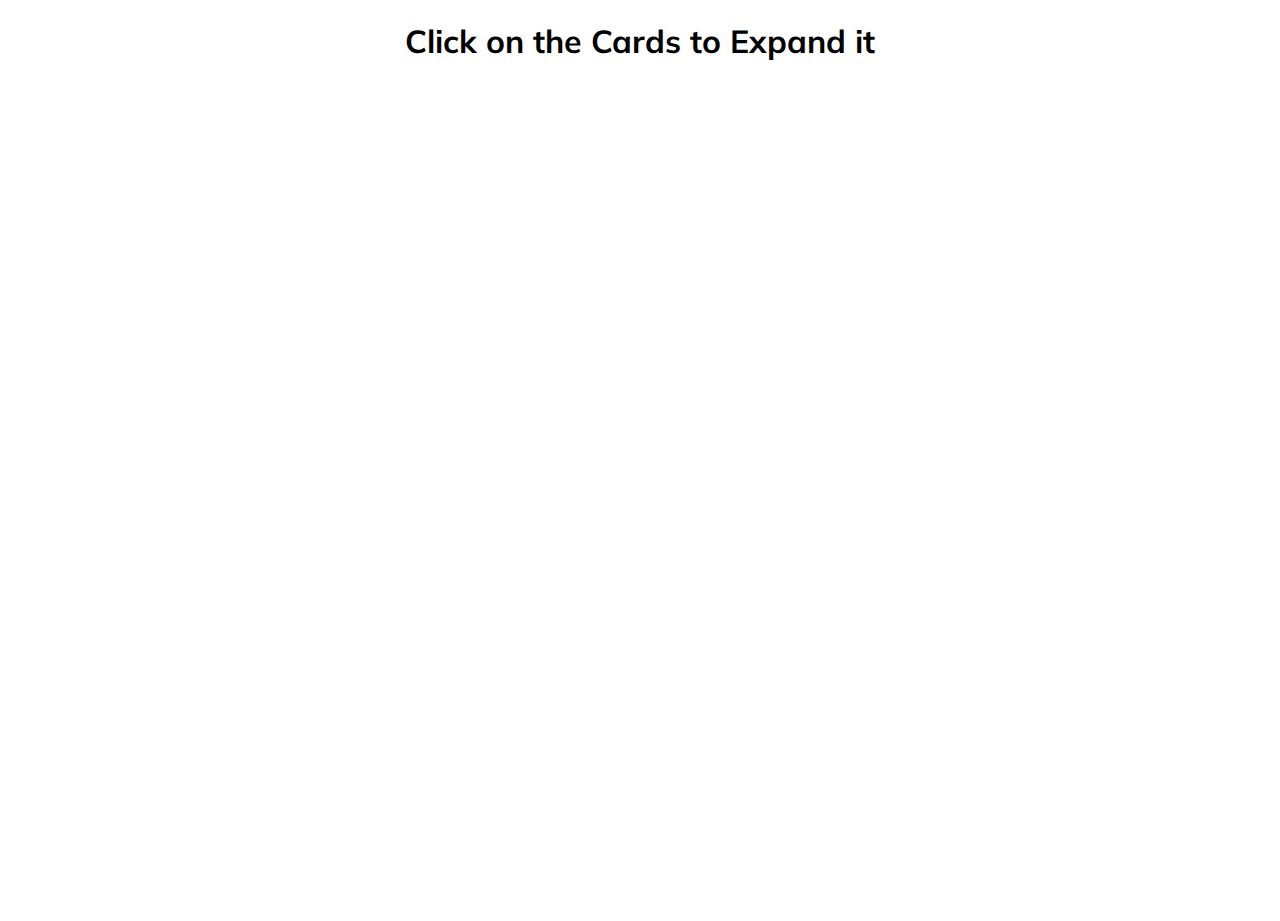
<file: 1 Expanding Cards/index.html>
<!DOCTYPE html>
<html lang="en">

<head>
  <meta charset="UTF-8" />
  <meta name="viewport" content="width=device-width, initial-scale=1.0" />
  <link rel="stylesheet" href="style.css" />
  <title>Expanding Cards</title>
</head>

<body>
  <h1>Click on the Cards to Expand it</h1>
  <div class="container">
    <div class="panel active"
      style="background-image: url(https://images.unsplash.com/photo-1561444092-233ce94df96d?ixlib=rb-4.0.3&ixid=MnwxMjA3fDB8MHx0b3BpYy1mZWVkfDR8YkRvNDhjVWh3bll8fGVufDB8fHx8&auto=format&fit=crop&w=1000&q=60)">
      <h3>Art</h3>
    </div>
    <div class="panel"
      style="background-image: url('https://images.unsplash.com/photo-1572276596237-5db2c3e16c5d?ixlib=rb-1.2.1&ixid=eyJhcHBfaWQiOjEyMDd9&auto=format&fit=crop&w=1350&q=80')">
      <h3>Wild Forest</h3>
    </div>
    <div class="panel"
      style="background-image: url('https://images.unsplash.com/photo-1507525428034-b723cf961d3e?ixlib=rb-1.2.1&ixid=eyJhcHBfaWQiOjEyMDd9&auto=format&fit=crop&w=1353&q=80')">
      <h3>Sunny Beach</h3>
    </div>
    <div class="panel"
      style="background-image: url(https://images.unsplash.com/photo-1579033461380-adb47c3eb938?ixlib=rb-4.0.3&ixid=MnwxMjA3fDB8MHxzZWFyY2h8Mnx8YXVyb3JhJTIwYm9yZWFsaXN8ZW58MHx8MHx8&auto=format&fit=crop&w=1000&q=60)">
      <h3>Aurora Borealis</h3>
    </div>
    <div class="panel"
      style="background-image: url(https://images.unsplash.com/photo-1681151510371-3f07fd29235a?ixlib=rb-4.0.3&ixid=MnwxMjA3fDB8MHx0b3BpYy1mZWVkfDExfGJvOGpRS1RhRTBZfHxlbnwwfHx8fA%3D%3D&auto=format&fit=crop&w=1000&q=60)">
      <h3>Mountains</h3>
    </div>
    <div class="panel"
      style="background-image: url(https://images.unsplash.com/photo-1681138104461-c12826a632e2?ixlib=rb-4.0.3&ixid=MnwxMjA3fDB8MHx0b3BpYy1mZWVkfDV8NnNNVmpUTFNrZVF8fGVufDB8fHx8&auto=format&fit=crop&w=1000&q=60)">
      <h3>Moon</h3>
    </div>

  </div>

  <script src="script.js"></script>
</body>

</html>
</file>
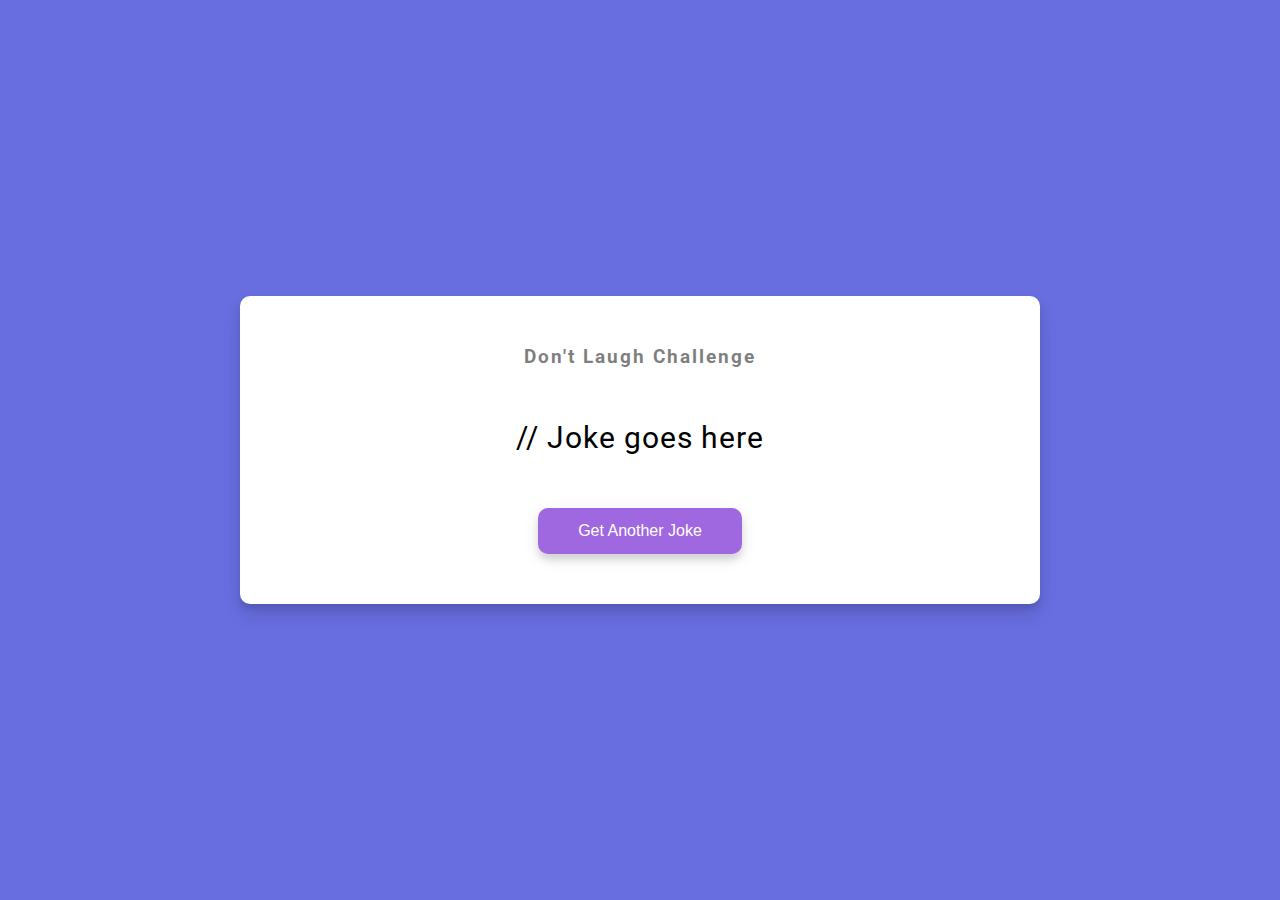
<file: 10 Dad Jokes/index.html>
<!DOCTYPE html>
<html lang="en">
  <head>
    <meta charset="UTF-8" />
    <meta name="viewport" content="width=device-width, initial-scale=1.0" />
    <link rel="stylesheet" href="style.css" />
    <title>Dad Jokes</title>
  </head>
  <body>
    <div class="container">
      <h3>Don't Laugh Challenge</h3>
      <div id="joke" class="joke">// Joke goes here</div>
      <button id="jokeBtn" class="btn">Get Another Joke</button>
    </div>
    <script src="script.js"></script>
  </body>
</html>
</file>
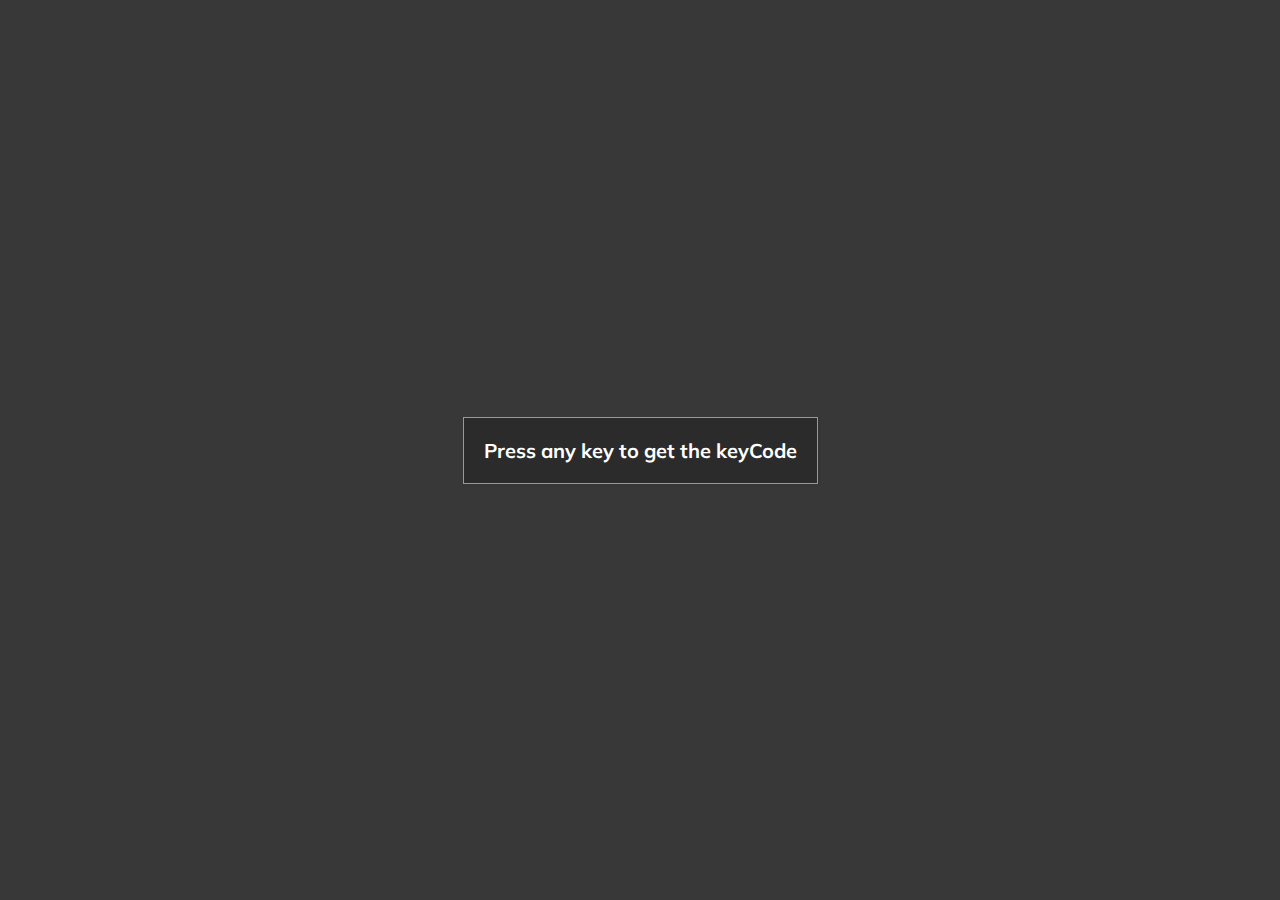
<file: 11 Event Keycodes/index.html>
<!DOCTYPE html>
<html lang="en">
  <head>
    <meta charset="UTF-8" />
    <meta name="viewport" content="width=device-width, initial-scale=1.0" />
    <link rel="stylesheet" href="style.css" />
    <title>Event KeyCodes</title>
  </head>
  <body>
    <div id="insert">
      <div class="key">Press any key to get the keyCode</div>
    </div>
    <script src="script.js"></script>
  </body>
</html>
</file>
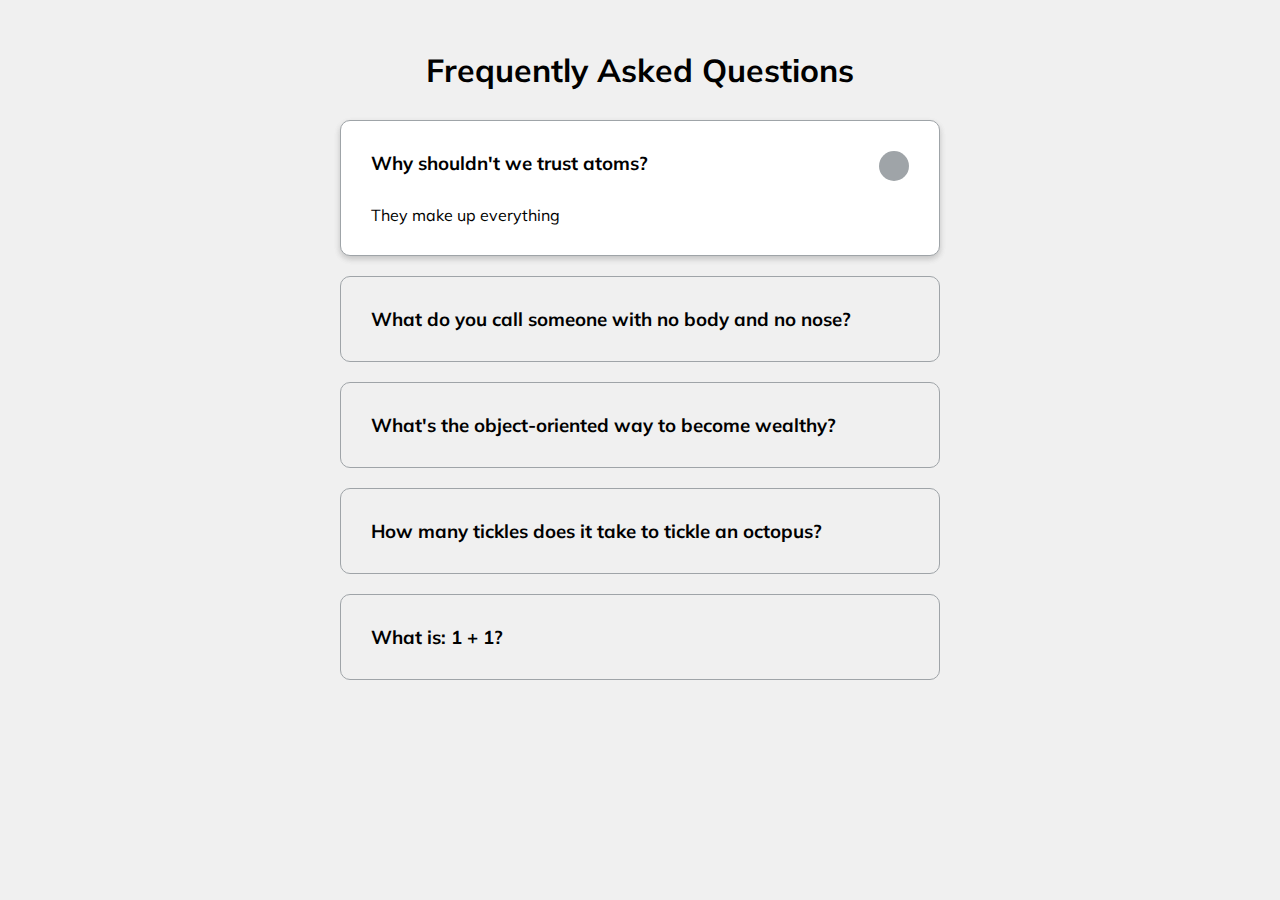
<file: 12 Faq Collapse/index.html>
<!DOCTYPE html>
<html lang="en">
  <head>
    <meta charset="UTF-8" />
    <meta name="viewport" content="width=device-width, initial-scale=1.0" />
    <link rel="stylesheet" href="https://cdnjs.cloudflare.com/ajax/libs/font-awesome/5.14.0/css/all.min.css" integrity="sha512-1PKOgIY59xJ8Co8+NE6FZ+LOAZKjy+KY8iq0G4B3CyeY6wYHN3yt9PW0XpSriVlkMXe40PTKnXrLnZ9+fkDaog==" crossorigin="anonymous" />
    <link rel="stylesheet" href="style.css" />
    <title>FAQ</title>
  </head>
  <body>
    <h1>Frequently Asked Questions</h1>
    <div class="faq-container">
      <div class="faq active">
        <h3 class="faq-title">
          Why shouldn't we trust atoms?
        </h3>

        <p class="faq-text">
          They make up everything
        </p>

        <button class="faq-toggle">
          <i class="fas fa-chevron-down"></i>
          <i class="fas fa-times"></i>
        </button>
      </div>

      <div class="faq">
        <h3 class="faq-title">
          What do you call someone with no body and no nose?
        </h3>
        <p class="faq-text">
          Nobody knows.
        </p>
        <button class="faq-toggle">
          <i class="fas fa-chevron-down"></i>
          <i class="fas fa-times"></i>
        </button>
      </div>
      
      <div class="faq">
        <h3 class="faq-title">
          What's the object-oriented way to become wealthy?
        </h3>
        <p class="faq-text">
          Inheritance.
        </p>
        <button class="faq-toggle">
          <i class="fas fa-chevron-down"></i>
          <i class="fas fa-times"></i>
        </button>
      </div>
      
      <div class="faq">
        <h3 class="faq-title">
          How many tickles does it take to tickle an octopus?
        </h3>
        <p class="faq-text">
          Ten-tickles!
        </p>
        <button class="faq-toggle">
          <i class="fas fa-chevron-down"></i>
          <i class="fas fa-times"></i>
        </button>
      </div>
      
      <div class="faq">
        <h3 class="faq-title">
          What is: 1 + 1?
        </h3>
        <p class="faq-text">
          Depends on who are you asking.
        </p>
        <button class="faq-toggle">
          <i class="fas fa-chevron-down"></i>
          <i class="fas fa-times"></i>
        </button>
      </div>
    </div>
    <script src="script.js"></script>
  </body>
</html>
</file>
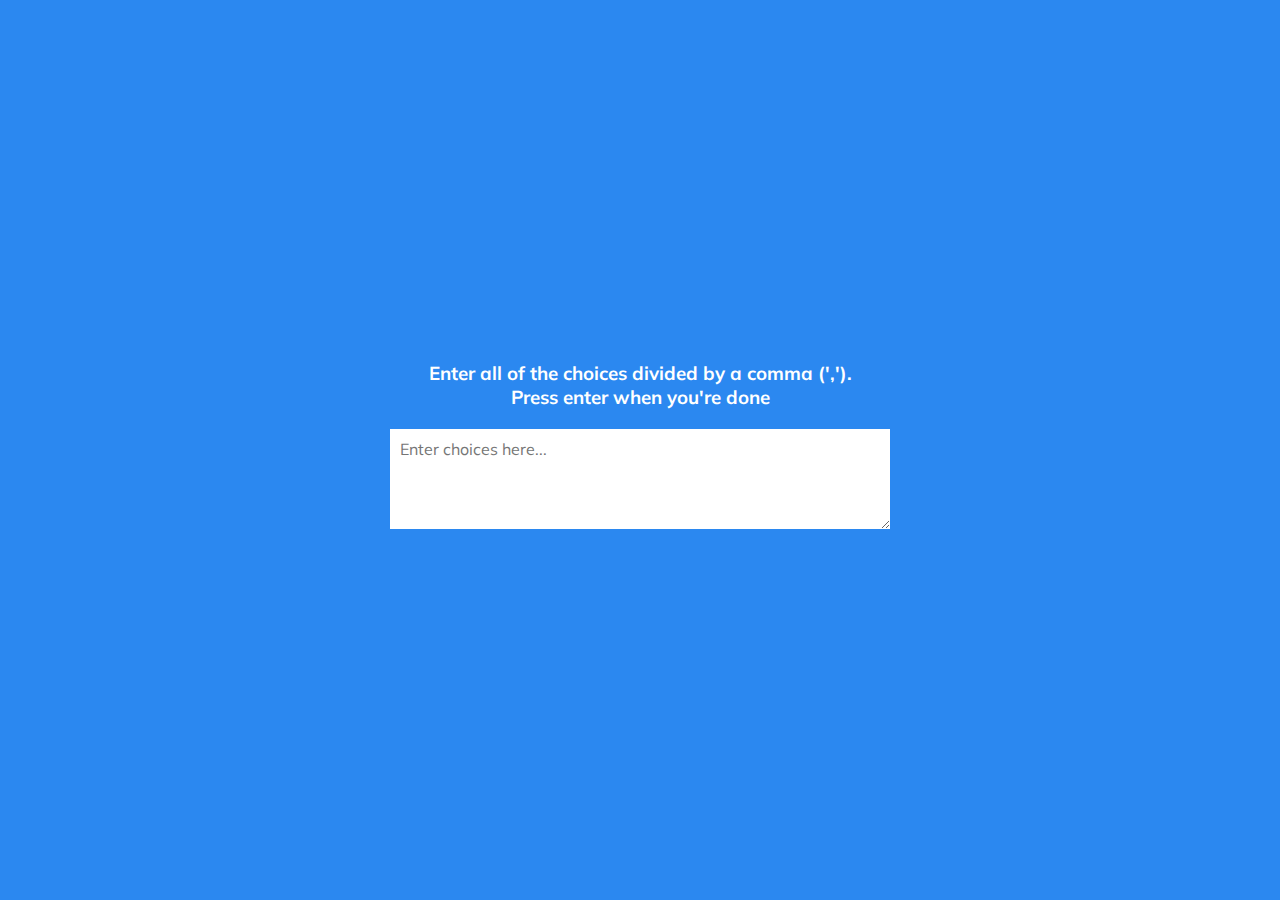
<file: 13 Random Choice Picker/index.html>
<!DOCTYPE html>
<html lang="en">
  <head>
    <meta charset="UTF-8" />
    <meta name="viewport" content="width=device-width, initial-scale=1.0" />
    <link rel="stylesheet" href="style.css" />
    <title>Random Choice Picker</title>
  </head>
  <body>
    <div class="container">
      <h3>
        Enter all of the choices divided by a comma (','). <br />
        Press enter when you're done
      </h3>
      <textarea placeholder="Enter choices here..." id="textarea"></textarea>

      <div id="tags"></div>
    </div>

    <script src="script.js"></script>
  </body>
</html>
</file>
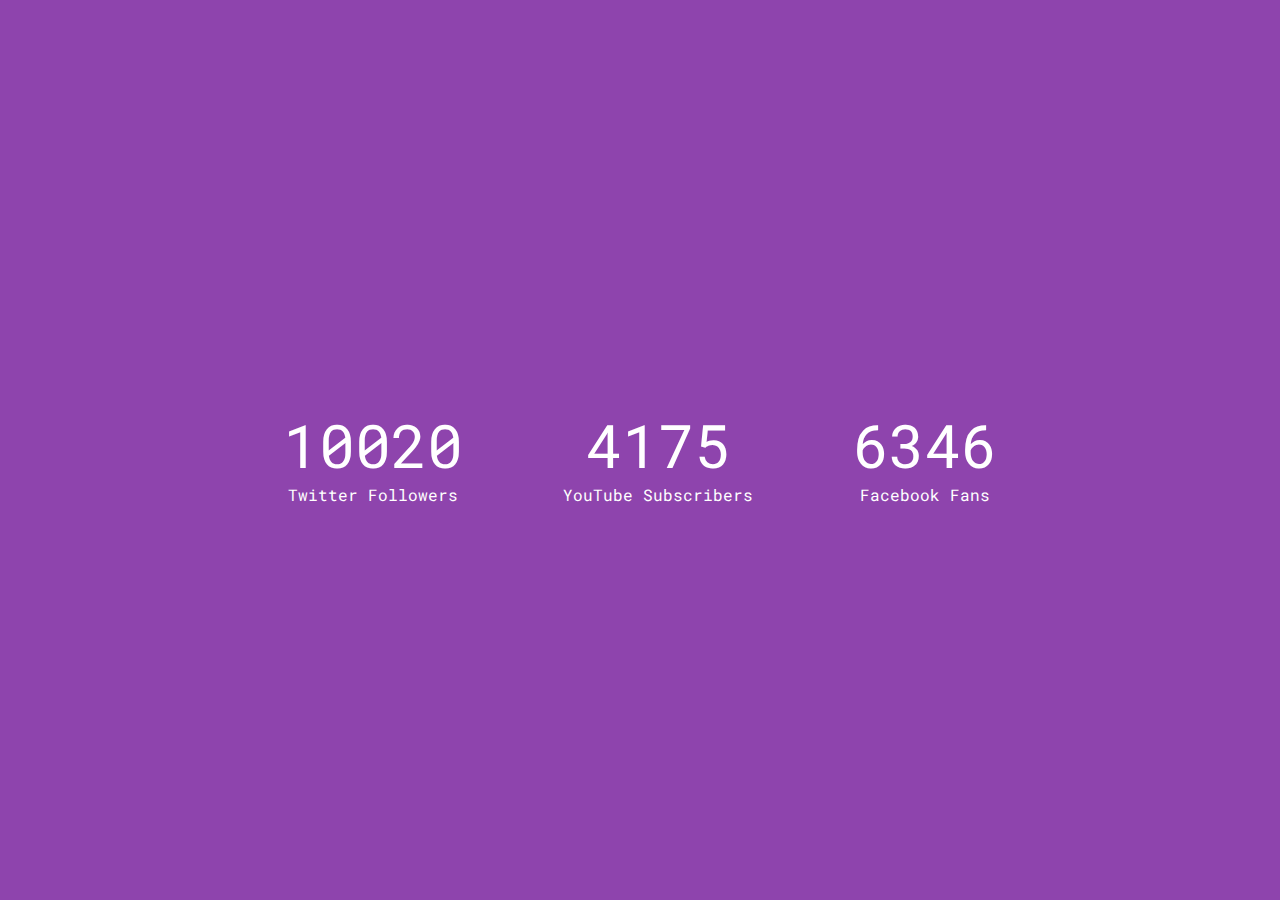
<file: 15 Incrementing Counter/index.html>
<!DOCTYPE html>
<html lang="en">
  <head>
    <meta charset="UTF-8" />
    <meta name="viewport" content="width=device-width, initial-scale=1.0" />
    <link
      rel="stylesheet"
      href="https://cdnjs.cloudflare.com/ajax/libs/font-awesome/5.14.0/css/all.min.css"
      integrity="sha512-1PKOgIY59xJ8Co8+NE6FZ+LOAZKjy+KY8iq0G4B3CyeY6wYHN3yt9PW0XpSriVlkMXe40PTKnXrLnZ9+fkDaog=="
      crossorigin="anonymous"
    />
    <link rel="stylesheet" href="style.css" />
    <title>Increment Counter</title>
  </head>
  <body>
    <div class="counter-container">
      <i class="fab fa-twitter fa-3x"></i>
      <div class="counter" data-target="12000"></div>
      <span>Twitter Followers</span>
    </div>

    <div class="counter-container">
      <i class="fab fa-youtube fa-3x"></i>
      <div class="counter" data-target="5000"></div>
      <span>YouTube Subscribers</span>
    </div>

    <div class="counter-container">
      <i class="fab fa-facebook fa-3x"></i>
      <div class="counter" data-target="7500"></div>
      <span>Facebook Fans</span>
    </div>
    <script src="script.js"></script>
  </body>
</html>
</file>
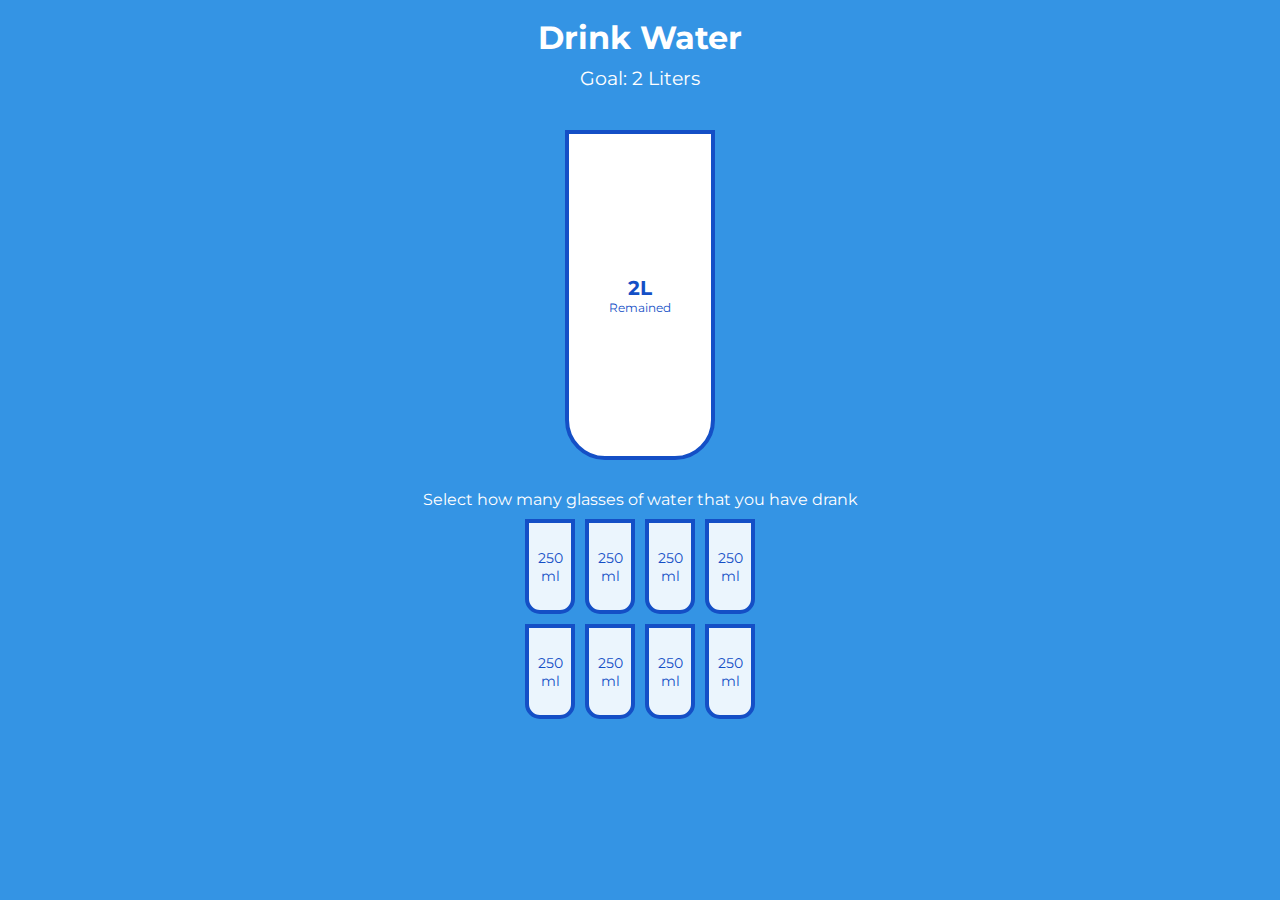
<file: 16 Drink Water/index.html>
<!DOCTYPE html>
<html lang="en">
  <head>
    <meta charset="UTF-8" />
    <meta name="viewport" content="width=device-width, initial-scale=1.0" />
    <link rel="stylesheet" href="style.css" />
    <title>Drink Water</title>
  </head>
  <body>
    <h1>Drink Water</h1>
    <h3>Goal: 2 Liters</h3>

    <div class="cup">
      <div class="remained" id="remained">
        <span id="liters"></span>
        <small>Remained</small>
      </div>

      <div class="percentage" id="percentage"></div>
    </div>

    <p class="text">Select how many glasses of water that you have drank</p>

    <div class="cups">
      <div class="cup cup-small">250 ml</div>
      <div class="cup cup-small">250 ml</div>
      <div class="cup cup-small">250 ml</div>
      <div class="cup cup-small">250 ml</div>
      <div class="cup cup-small">250 ml</div>
      <div class="cup cup-small">250 ml</div>
      <div class="cup cup-small">250 ml</div>
      <div class="cup cup-small">250 ml</div>
    </div>

    <script src="script.js"></script>
  </body>
</html>
</file>
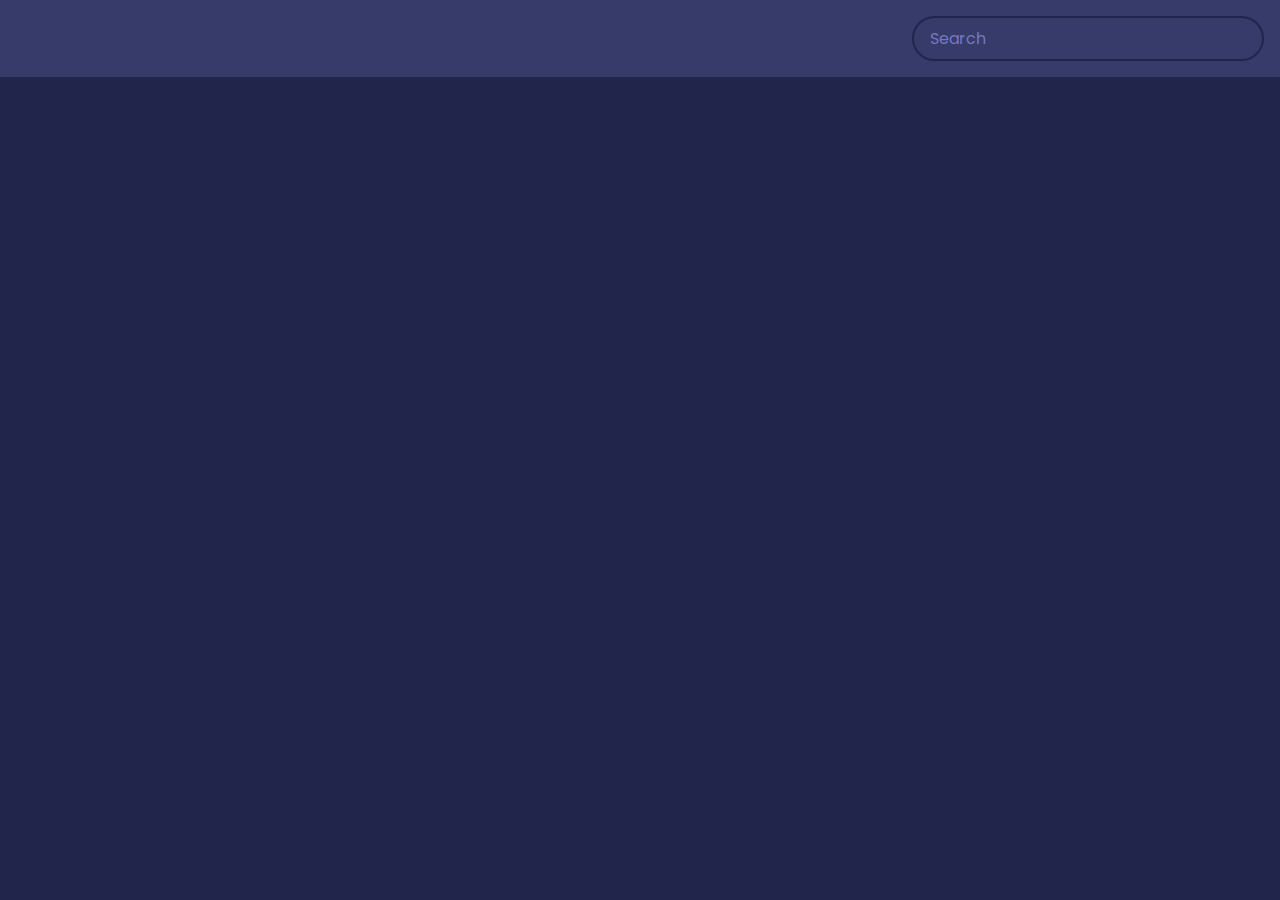
<file: 17 Movie App/index.html>
<!DOCTYPE html>
<html lang="en">
  <head>
    <meta charset="UTF-8" />
    <meta name="viewport" content="width=device-width, initial-scale=1.0" />
    <link rel="stylesheet" href="style.css" />
    <title>Movie App</title>
  </head>
  <body>
    <header>
      <form id="form">
        <input type="text" id="search" class="search" placeholder="Search" />
      </form>
    </header>

    <main id="main"></main>

    <script src="script.js"></script>
  </body>
</html>
</file>
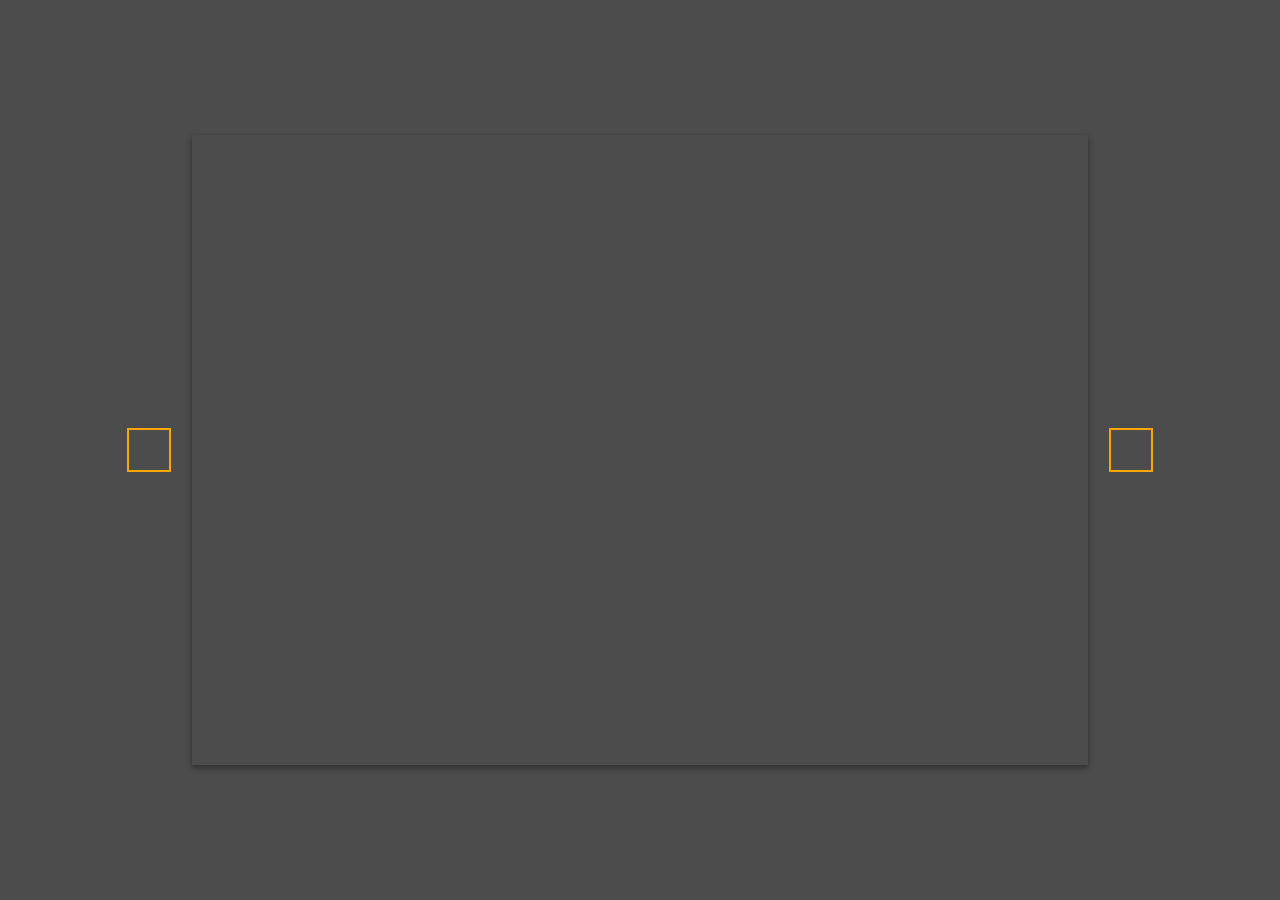
<file: 18 Background Slider/index.html>
<!DOCTYPE html>
<html lang="en">
  <head>
    <meta charset="UTF-8" />
    <meta name="viewport" content="width=device-width, initial-scale=1.0" />
    <link
      rel="stylesheet"
      href="https://cdnjs.cloudflare.com/ajax/libs/font-awesome/5.14.0/css/all.min.css"
      integrity="sha512-1PKOgIY59xJ8Co8+NE6FZ+LOAZKjy+KY8iq0G4B3CyeY6wYHN3yt9PW0XpSriVlkMXe40PTKnXrLnZ9+fkDaog=="
      crossorigin="anonymous"
    />
    <link rel="stylesheet" href="style.css" />
    <title>Background Slider</title>
  </head>
  <body>
    <div class="slider-container">
      <div
        class="slide active"
        style="
          background-image: url('https://images.unsplash.com/photo-1549880338-65ddcdfd017b?ixlib=rb-1.2.1&ixid=eyJhcHBfaWQiOjEyMDd9&auto=format&fit=crop&w=2100&q=80');
        "
      ></div>
      <div
        class="slide"
        style="
          background-image: url('https://images.unsplash.com/photo-1511593358241-7eea1f3c84e5?ixlib=rb-1.2.1&ixid=eyJhcHBfaWQiOjEyMDd9&auto=format&fit=crop&w=1934&q=80');
        "
      ></div>

      <div
        class="slide"
        style="
          background-image: url('https://images.unsplash.com/photo-1495467033336-2effd8753d51?ixlib=rb-1.2.1&ixid=eyJhcHBfaWQiOjEyMDd9&auto=format&fit=crop&w=2100&q=80');
        "
      ></div>

      <div
        class="slide"
        style="
          background-image: url('https://images.unsplash.com/photo-1522735338363-cc7313be0ae0?ixlib=rb-1.2.1&ixid=eyJhcHBfaWQiOjEyMDd9&auto=format&fit=crop&w=2689&q=80');
        "
      ></div>

      <div
        class="slide"
        style="
          background-image: url('https://images.unsplash.com/photo-1559087867-ce4c91325525?ixlib=rb-1.2.1&ixid=eyJhcHBfaWQiOjEyMDd9&auto=format&fit=crop&w=2100&q=80');
        "
      ></div>

      <button class="arrow left-arrow" id="left">
        <i class="fas fa-arrow-left"></i>
      </button>

      <button class="arrow right-arrow" id="right">
        <i class="fas fa-arrow-right"></i>
      </button>
    </div>
    <script src="script.js"></script>
  </body>
</html>
</file>
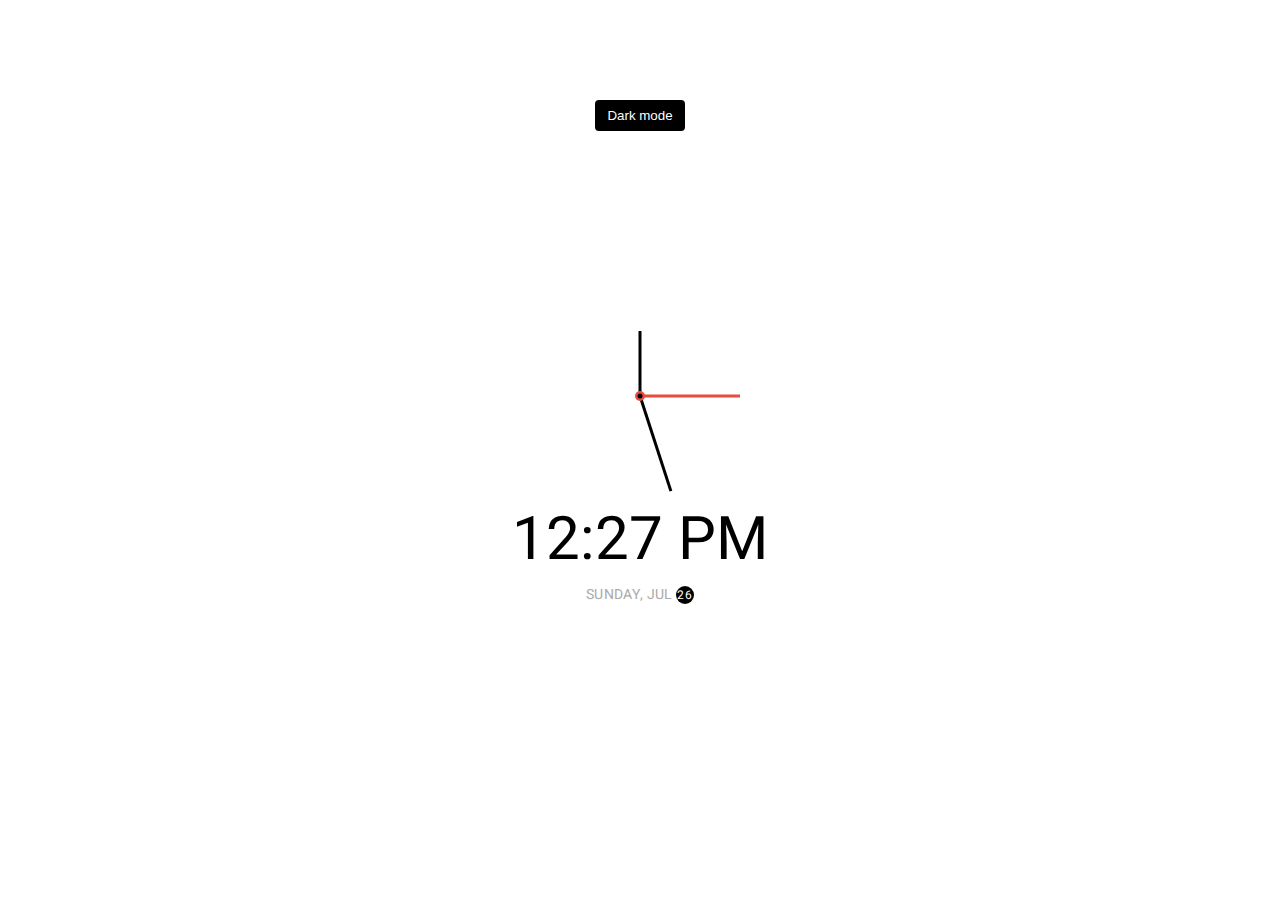
<file: 19 Theme Clock/index.html>
<!DOCTYPE html>
<html lang="en">
  <head>
    <meta charset="UTF-8" />
    <meta name="viewport" content="width=device-width, initial-scale=1.0" />
    <link rel="stylesheet" href="style.css" />
    <title>Theme Clock</title>
  </head>
  <body>
    <!-- Inspired by this dribbble shot https://dribbble.com/shots/5958443-Alarm-clock -->

    <button class="toggle">Dark mode</button>

    <div class="clock-container">
      <div class="clock">
        <div class="needle hour"></div>
        <div class="needle minute"></div>
        <div class="needle second"></div>
        <div class="center-point"></div>
      </div>

      <div class="time"></div>
      <div class="date"></div>
    </div>

    <script src="script.js"></script>
  </body>
</html>
</file>
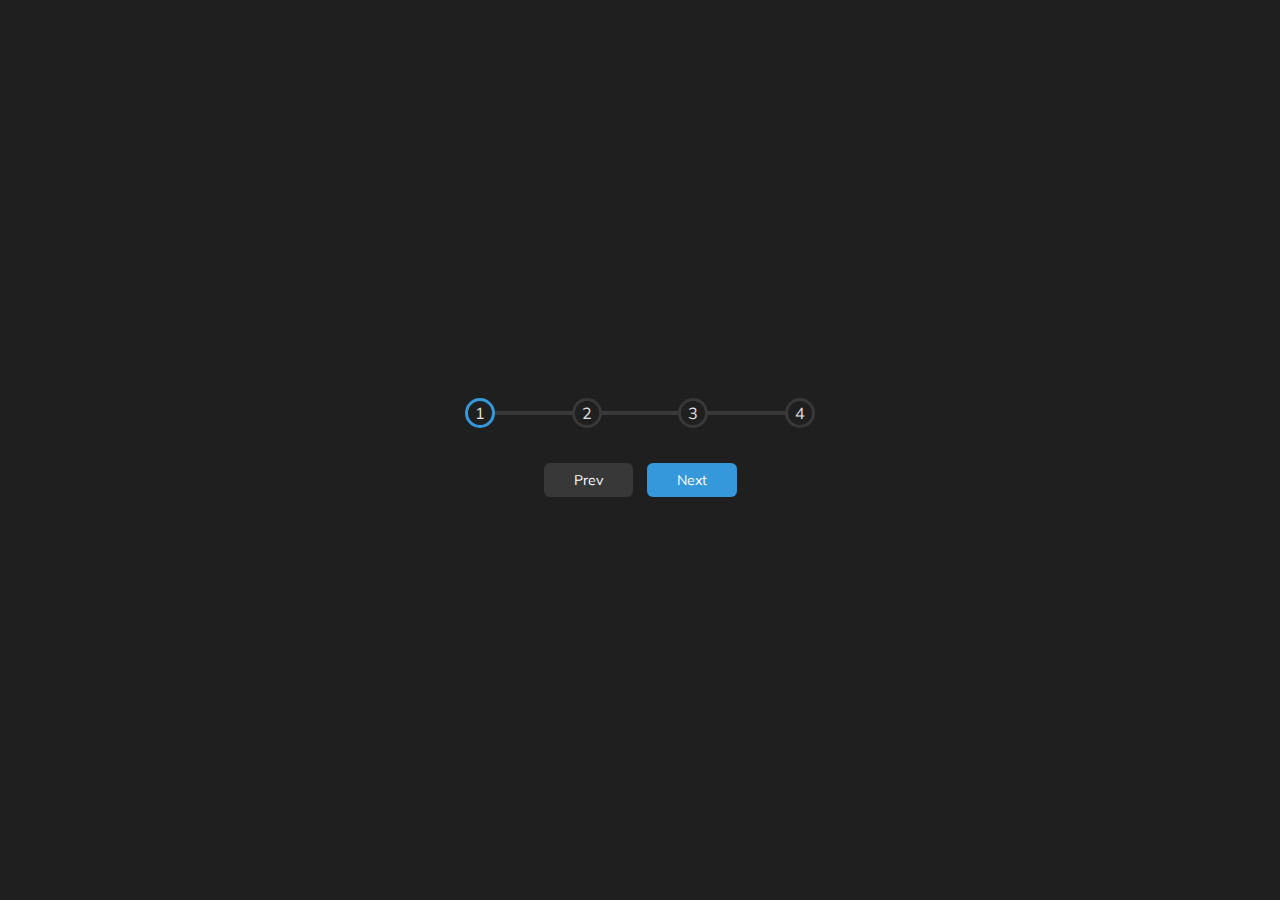
<file: 2 Progress Steps/index.html>
<!DOCTYPE html>
<html lang="en">
  <head>
    <meta charset="UTF-8" />
    <meta name="viewport" content="width=device-width, initial-scale=1.0" />
    <link rel="stylesheet" href="style.css" />
    <title>Progress Steps</title>
  </head>
  <body>
    <div class="container">
      <div class="progress-container">
        <div class="progress" id="progress"></div>
        <div class="circle active">1</div>
        <div class="circle">2</div>
        <div class="circle">3</div>
        <div class="circle">4</div>
      </div>

      <button class="btn" id="prev" disabled>Prev</button>
      <button class="btn" id="next">Next</button>
    </div>
    <script src="script.js"></script>
  </body>
</html>
</file>
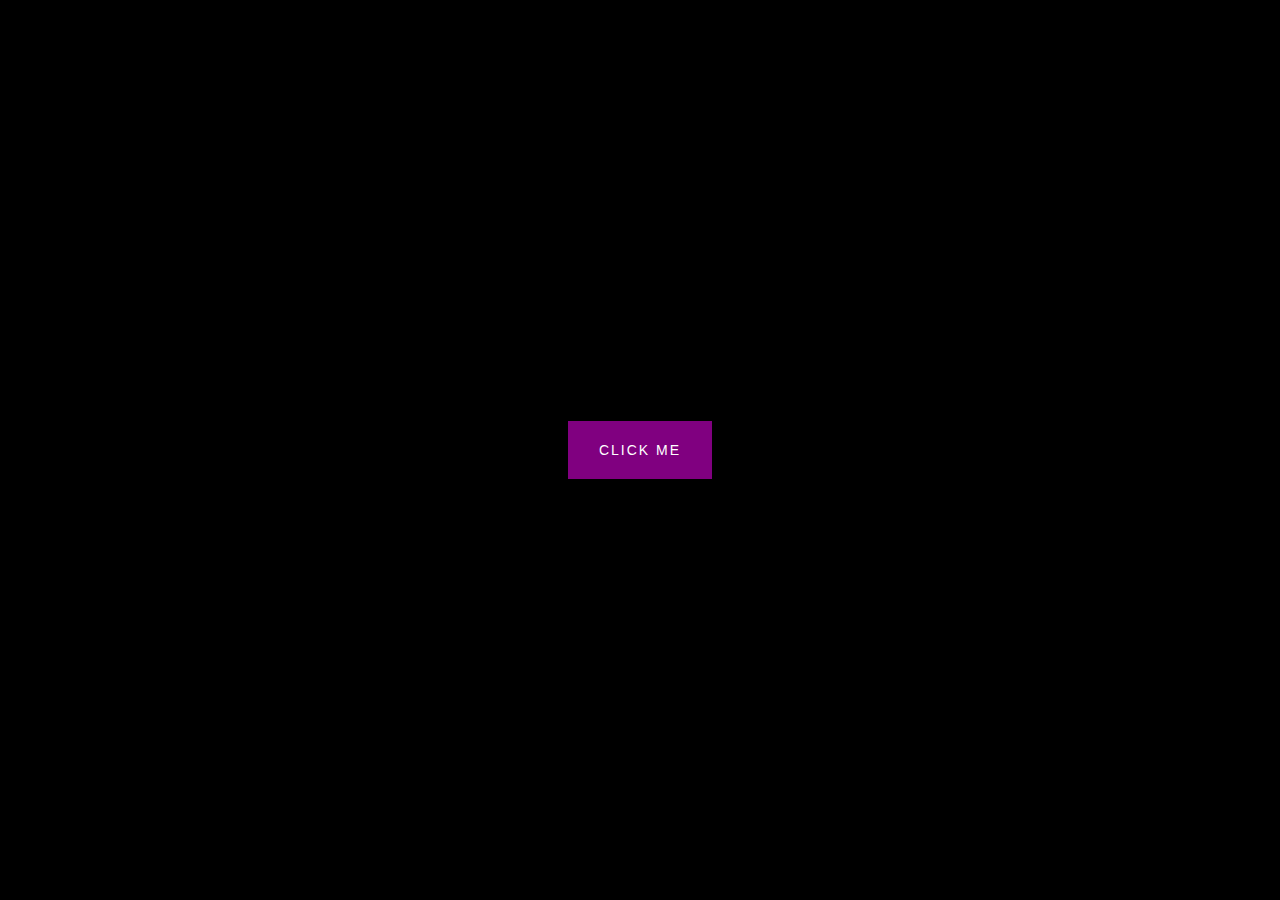
<file: 20 Button Ripple Effect/index.html>
<!DOCTYPE html>
<html lang="en">
  <head>
    <meta charset="UTF-8" />
    <meta name="viewport" content="width=device-width, initial-scale=1.0" />
    <link rel="stylesheet" href="style.css" />
    <title>Button Ripple Effect</title>
  </head>
  <body>
    <button class="ripple">Click Me</button>
    <script src="script.js"></script>
  </body>
</html>
</file>
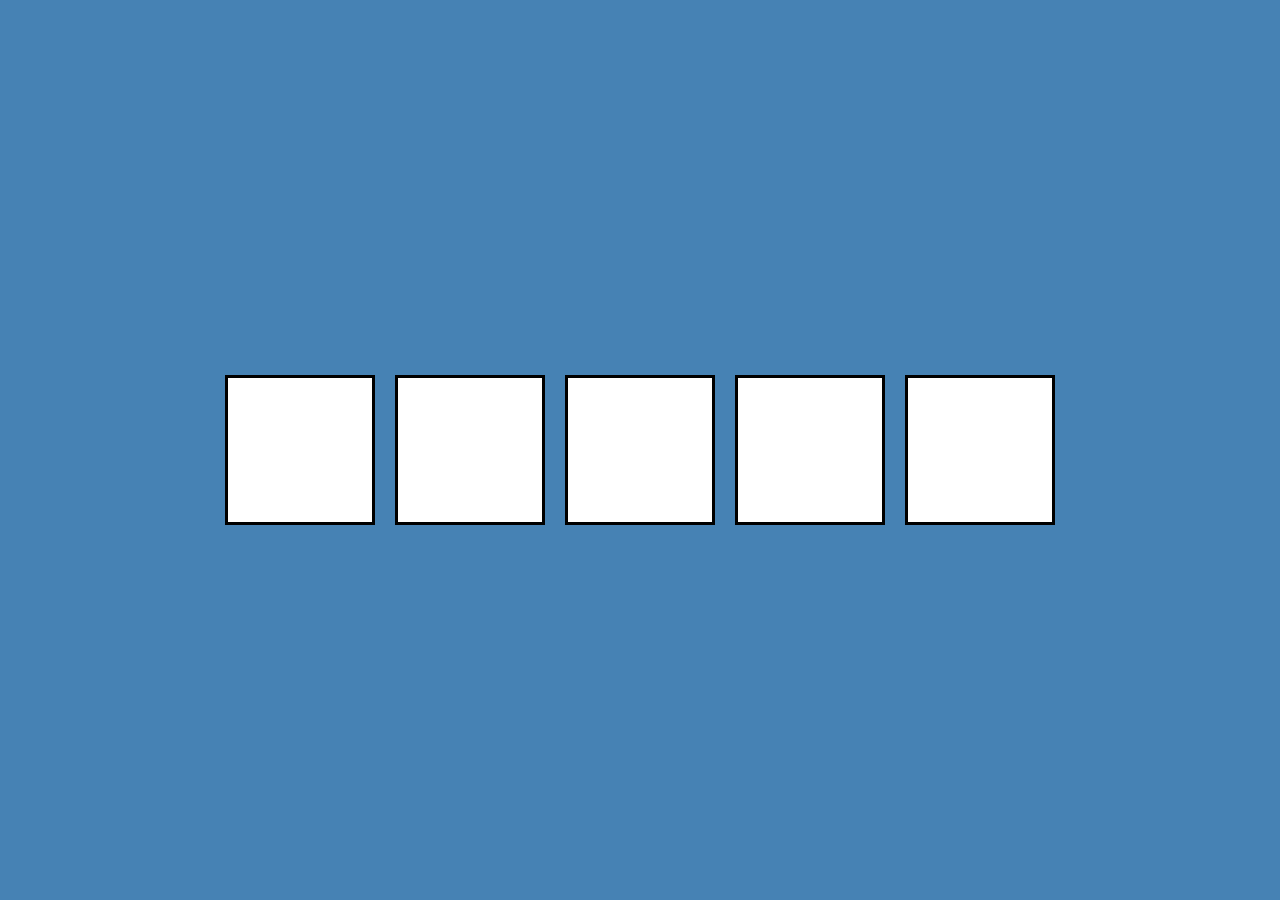
<file: 21 Drag N Drop/index.html>
<!DOCTYPE html>
<html lang="en">
  <head>
    <meta charset="UTF-8" />
    <meta name="viewport" content="width=device-width, initial-scale=1.0" />
    <link rel="stylesheet" href="style.css" />
    <title>Drag N Drop</title>
  </head>
  <body>
    <div class="empty">
      <div class="fill" draggable="true"></div>
    </div>
    <div class="empty"></div>
    <div class="empty"></div>
    <div class="empty"></div>
    <div class="empty"></div>

    <script src="script.js"></script>
  </body>
</html>
</file>
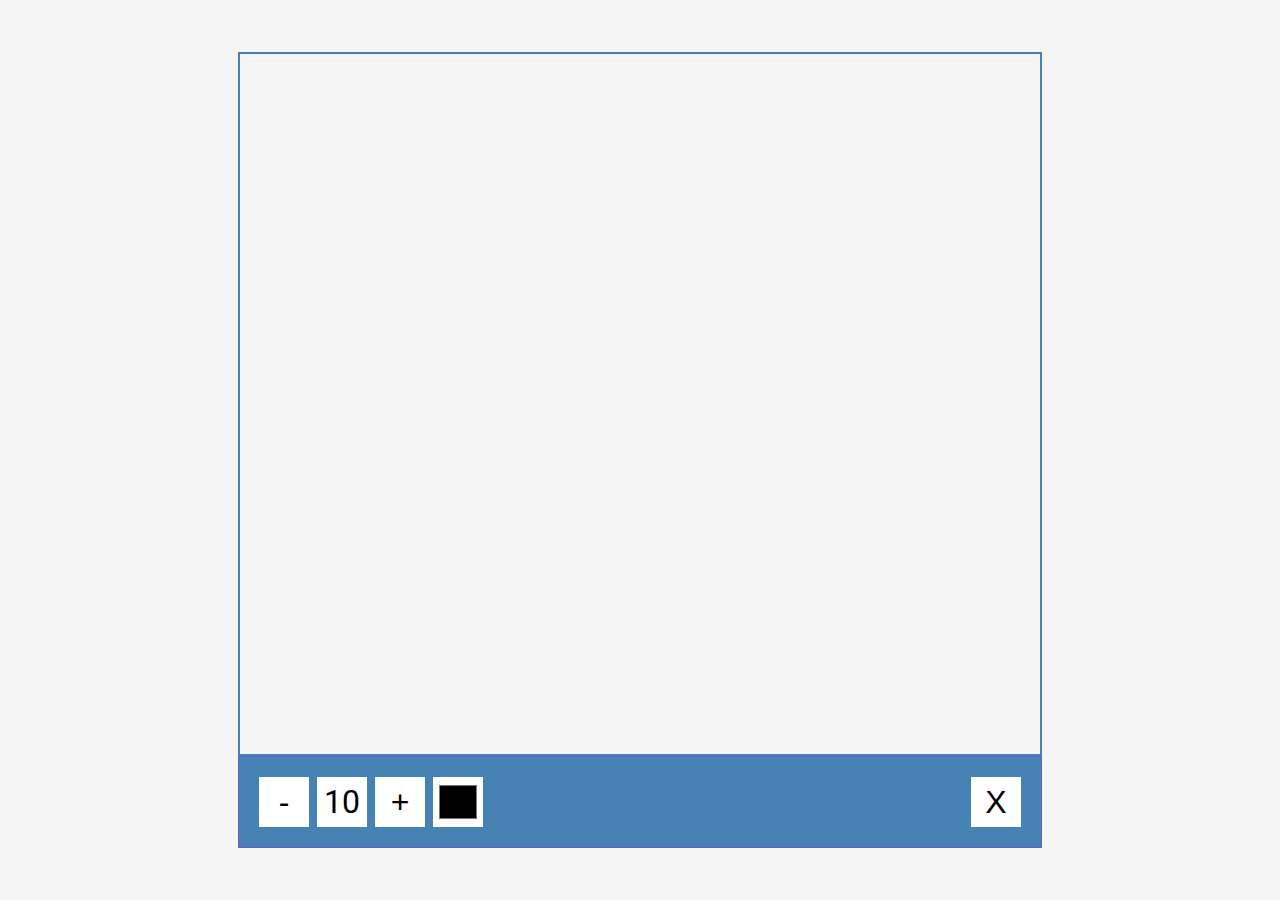
<file: 22 Drawing App/index.html>
<!DOCTYPE html>
<html lang="en">
  <head>
    <meta charset="UTF-8" />
    <meta name="viewport" content="width=device-width, initial-scale=1.0" />
    <link rel="stylesheet" href="style.css" />
    <title>Drawing App</title>
  </head>
  <body>
    <canvas id="canvas" width="800" height="700"></canvas>
    <div class="toolbox">
      <button id="decrease">-</button>
      <span id="size">10</span>
      <button id="increase">+</button>
      <input type="color" id="color" />
      <button id="clear">X</button>
    </div>

    <script src="script.js"></script>
  </body>
</html>
</file>
<file: 1 Expanding Cards/style.css>
@import url('https://fonts.googleapis.com/css?family=Muli&display=swap');

* {
  box-sizing: border-box;
}

body {
  font-family: 'Muli', sans-serif;
  text-align: center;
  align-items: center;
  justify-content: center;
  height: 100vh;
  overflow: hidden;
  margin: 0;
}

.container {
  display: flex;
  width: 90vw;
}

.panel {
  background-size: cover;
  background-position: center;
  background-repeat: no-repeat;
  height: 80vh;
  border-radius: 50px;
  color: #fff;
  cursor: pointer;
  flex: 0.5;
  margin: 10px;
  position: relative;
  transition: all 700ms ease-in;
}

.panel h3 {
  font-size: 24px;
  position: absolute;
  bottom: 20px;
  left: 20px;
  margin: 0;
  opacity: 0;
}

.panel.active {
  flex: 5;
}

.panel.active h3 {
  opacity: 1;
  transition: opacity 0.3s ease-in 0.4s;
}

@media (max-width: 480px) {
  .container {
    width: 100vw;
  }
}
</file>
<file: 10 Dad Jokes/style.css>
@import url('https://fonts.googleapis.com/css2?family=Roboto:wght@400;700&display=swap');

* {
  box-sizing: border-box;
}

body {
  background-color: #686de0;
  font-family: 'Roboto', sans-serif;
  display: flex;
  flex-direction: column;
  align-items: center;
  justify-content: center;
  height: 100vh;
  overflow: hidden;
  margin: 0;
  padding: 20px;
}

.container {
  background-color: #fff;
  border-radius: 10px;
  box-shadow: 0 10px 20px rgba(0, 0, 0, 0.1), 0 6px 6px rgba(0, 0, 0, 0.1);
  padding: 50px 20px;
  text-align: center;
  max-width: 100%;
  width: 800px;
}

h3 {
  margin: 0;
  opacity: 0.5;
  letter-spacing: 2px;
}

.joke {
  font-size: 30px;
  letter-spacing: 1px;
  line-height: 40px;
  margin: 50px auto;
  max-width: 600px;
}

.btn {
  background-color: #9f68e0;
  color: #fff;
  border: 0;
  border-radius: 10px;
  box-shadow: 0 5px 15px rgba(0, 0, 0, 0.1), 0 6px 6px rgba(0, 0, 0, 0.1);
  padding: 14px 40px;
  font-size: 16px;
  cursor: pointer;
}

.btn:active {
  transform: scale(0.98);
}

.btn:focus {
  outline: 0;
}
</file>
<file: 11 Event Keycodes/style.css>
@import url('https://fonts.googleapis.com/css?family=Muli&display=swap');

* {
    box-sizing: border-box;

}

body {
    background-color: #383838;
    font-family: 'Muli', sans-serif;
    display: flex;
    align-items: center;
    justify-content: center;
    text-align: center;
    height: 100vh;
    overflow: hidden;
    margin: 0;
}

.key {
    border: 1px solid #999999;
    background-color: #2B2B2B;
    box-shadow: 1px 1px 3px rgba(0, 0, 0, 0.1);
    display: inline-flex;
    align-items: center;
    font-size: 20px;
    font-weight: bold;
    padding: 20px;
    flex-direction: column;
    margin: 10px;
    min-width: 150px;
    color: white;
    position: relative;
}

.key small {
    position: absolute;
    top: -24px;
    left: 0;
    text-align: center;
    width: 100%;
    color: #c4c4c4;
    font-size: 14px;
}
</file>
<file: 12 Faq Collapse/style.css>
@import url('https://fonts.googleapis.com/css?family=Muli&display=swap');

* {
  box-sizing: border-box;
}

body {
  font-family: 'Muli', sans-serif;
  background-color: #f0f0f0;
}

h1 {
  margin: 50px 0 30px;
  text-align: center;
}

.faq-container {
  max-width: 600px;
  margin: 0 auto;
}

.faq {
  background-color: transparent;
  border: 1px solid #9fa4a8;
  border-radius: 10px;
  margin: 20px 0;
  padding: 30px;
  position: relative;
  overflow: hidden;
  transition: 0.3s ease;
}

.faq.active {
  background-color: #fff;
  box-shadow: 0 3px 6px rgba(0, 0, 0, 0.1), 0 3px 6px rgba(0, 0, 0, 0.1);
}

.faq.active::before,
.faq.active::after {
  content: '\f075';
  font-family: 'Font Awesome 5 Free';
  color: #2ecc71;
  font-size: 7rem;
  position: absolute;
  opacity: 0.2;
  top: 20px;
  left: 20px;
  z-index: 0;
}

.faq.active::before {
  color: #3498db;
  top: -10px;
  left: -30px;
  transform: rotateY(180deg);
}

.faq-title {
  margin: 0 35px 0 0;
}

.faq-text {
  display: none;
  margin: 30px 0 0;
}

.faq.active .faq-text {
  display: block;
}

.faq-toggle {
  background-color: transparent;
  border: 0;
  border-radius: 50%;
  cursor: pointer;
  display: flex;
  align-items: center;
  justify-content: center;
  font-size: 16px;
  padding: 0;
  position: absolute;
  top: 30px;
  right: 30px;
  height: 30px;
  width: 30px;
}

.faq-toggle:focus {
  outline: 0;
}

.faq-toggle .fa-times {
  display: none;
}

.faq.active .faq-toggle .fa-times {
  color: #fff;
  display: block;
}

.faq.active .faq-toggle .fa-chevron-down {
  display: none;
}

.faq.active .faq-toggle {
  background-color: #9fa4a8;
}
</file>
<file: 13 Random Choice Picker/style.css>
@import url('https://fonts.googleapis.com/css?family=Muli&display=swap');

* {
    box-sizing: border-box;
}

body {
    background-color: #2b88f0;
    font-family: 'Muli', sans-serif;
    display: flex;
    flex-direction: column;
    align-items: center;
    justify-content: center;
    height: 100vh;
    overflow: hidden;
    margin: 0;
}

h3 {
    color: #fff;
    margin: 10px 0 20px;
    text-align: center;
}

.container {
    width: 500px;
}

textarea {
    border: none;
    display: block;
    width: 100%;
    height: 100px;
    font-family: inherit;
    padding: 10px;
    margin: 0 0 20px;
    font-size: 16px;
}

textarea:focus {
    outline: none;
}

.tag {
    background-color: #f0932b;
    color: #fff;
    border-radius: 50px;
    padding: 10px 20px;
    margin: 0 5px 10px 0;
    font-size: 14px;
    display: inline-block;
}

.tag.highlight {
    background-color: #273c75;
}
</file>
<file: 15 Incrementing Counter/style.css>
@import url('https://fonts.googleapis.com/css?family=Roboto+Mono&display=swap');

* {
    box-sizing: border-box;
}

body {
    background-color: #8e44ad;
    color: #fff;
    font-family: 'Roboto Mono', sans-serif;
    display: flex;
    align-items: center;
    justify-content: center;
    height: 100vh;
    overflow: hidden;
    margin: 0;
}

.counter-container {
    display: flex;
    flex-direction: column;
    justify-content: center;
    text-align: center;
    margin: 30px 50px;
}

.counter {
    font-size: 60px;
    margin-top: 10px;
}

@media (max-width: 580px) {
    body {
        flex-direction: column;
    }
}
</file>
<file: 16 Drink Water/style.css>
@import url('https://fonts.googleapis.com/css?family=Montserrat:400,600&display=swap');

:root {
    --border-color: #144fc6;
    --fill-color: #6ab3f8;
}

* {
    box-sizing: border-box;
}

body {
    background-color: #3494e4;
    color: #fff;
    font-family: 'Montserrat', sans-serif;
    display: flex;
    flex-direction: column;
    align-items: center;
    margin-bottom: 40px;
}

h1 {
    margin: 10px 0 0;
}

h3 {
    font-weight: 400;
    margin: 10px 0;
}

.cup {
    background-color: #fff;
    border: 4px solid var(--border-color);
    color: var(--border-color);
    border-radius: 0 0 40px 40px;
    height: 330px;
    width: 150px;
    margin: 30px 0;
    display: flex;
    flex-direction: column;
    overflow: hidden;
}

.cup.cup-small {
    height: 95px;
    width: 50px;
    border-radius: 0 0 15px 15px;
    background-color: rgba(255, 255, 255, 0.9);
    cursor: pointer;
    font-size: 14px;
    align-items: center;
    justify-content: center;
    text-align: center;
    margin: 5px;
    transition: 0.3s ease;
}

.cup.cup-small.full {
    background-color: var(--fill-color);
    color: #fff;
}

.cups {
    display: flex;
    flex-wrap: wrap;
    align-items: center;
    justify-content: center;
    width: 280px;
}

.remained {
    display: flex;
    flex-direction: column;
    align-items: center;
    justify-content: center;
    text-align: center;
    flex: 1;
    transition: 0.3s ease;
}

.remained span {
    font-size: 20px;
    font-weight: bold;
}

.remained small {
    font-size: 12px;
}

.percentage {
    background-color: var(--fill-color);
    display: flex;
    align-items: center;
    justify-content: center;
    font-weight: bold;
    font-size: 30px;
    height: 0;
    transition: 0.3s ease;
}

.text {
    text-align: center;
    margin: 0 0 5px;
}
</file>
<file: 17 Movie App/style.css>
@import url('https://fonts.googleapis.com/css2?family=Poppins:wght@200;400&display=swap');

:root {
    --primary-color: #22254b;
    --secondary-color: #373b69;
}

* {
    box-sizing: border-box;
}

body {
    background-color: var(--primary-color);
    font-family: 'Poppins', sans-serif;
    margin: 0;
}

header {
    padding: 1rem;
    display: flex;
    justify-content: flex-end;
    background-color: var(--secondary-color);
}

.search {
    background-color: transparent;
    border: 2px solid var(--primary-color);
    border-radius: 50px;
    font-family: inherit;
    font-size: 1rem;
    padding: 0.5rem 1rem;
    color: #fff;
}

.search::placeholder {
    color: #7378c5;
}

.search:focus {
    outline: none;
    background-color: var(--primary-color);
}

main {
    display: flex;
    flex-wrap: wrap;
    justify-content: center;
}

.movie {
    width: 300px;
    margin: 1rem;
    background-color: var(--secondary-color);
    box-shadow: 0 4px 5px rgba(0, 0, 0, 0.2);
    position: relative;
    overflow: hidden;
    border-radius: 3px;
}

.movie img {
    width: 100%;
}

.movie-info {
    color: #eee;
    display: flex;
    align-items: center;
    justify-content: space-between;
    gap: 0.2rem;
    padding: 0.5rem 1rem 1rem;
    letter-spacing: 0.5px;
}

.movie-info h3 {
    margin-top: 0;
}

.movie-info span {
    background-color: var(--primary-color);
    padding: 0.25rem 0.5rem;
    border-radius: 3px;
    font-weight: bold;
}

.movie-info span.green {
    color: lightgreen;
}

.movie-info span.orange {
    color: orange;
}

.movie-info span.red {
    color: red;
}

.overview {
    background-color: #fff;
    padding: 2rem;
    position: absolute;
    left: 0;
    bottom: 0;
    right: 0;
    max-height: 100%;
    transform: translateY(101%);
    overflow-y: auto;
    transition: transform 0.3s ease-in;
}

.movie:hover .overview {
    transform: translateY(0);
}
</file>
<file: 18 Background Slider/style.css>
@import url('https://fonts.googleapis.com/css2?family=Roboto:wght@400;700&display=swap');

* {
    box-sizing: border-box;
}

body {
    font-family: 'Roboto', sans-serif;
    display: flex;
    flex-direction: column;
    align-items: center;
    justify-content: center;
    height: 100vh;
    overflow: hidden;
    margin: 0;
    background-position: center center;
    background-size: cover;
    transition: 0.4s;
}

body::before {
    content: '';
    position: absolute;
    top: 0;
    left: 0;
    width: 100%;
    height: 100vh;
    background-color: rgba(0, 0, 0, 0.7);
    z-index: -1;
}

.slider-container {
    box-shadow: 0 3px 6px rgba(0, 0, 0, 0.16), 0 3px 6px rgba(0, 0, 0, 0.23);
    height: 70vh;
    width: 70vw;
    position: relative;
    overflow: hidden;
}

.slide {
    opacity: 0;
    height: 100vh;
    width: 100vw;
    background-position: center center;
    background-size: cover;
    position: absolute;
    top: -15vh;
    left: -15vw;
    transition: 0.4s ease;
    z-index: 1;
}

.slide.active {
    opacity: 1;
}

.arrow {
    position: fixed;
    background-color: transparent;
    color: #fff;
    padding: 20px;
    font-size: 30px;
    border: 2px solid orange;
    top: 50%;
    transform: translateY(-50%);
    cursor: pointer;
}

.arrow:focus {
    outline: 0;
}

.left-arrow {
    left: calc(15vw - 65px);
}

.right-arrow {
    right: calc(15vw - 65px);
}
</file>
<file: 19 Theme Clock/style.css>
@import url('https://fonts.googleapis.com/css?family=Heebo:300&display=swap');

* {
    box-sizing: border-box;
}

:root {
    --primary-color: #000;
    --secondary-color: #fff;
}

html {
    transition: all 0.5s ease-in;
}

html.dark {
    --primary-color: #fff;
    --secondary-color: #333;
}

html.dark {
    background-color: #111;
    color: var(--primary-color);
}

body {
    font-family: 'Heebo', sans-serif;
    display: flex;
    align-items: center;
    justify-content: center;
    height: 100vh;
    overflow: hidden;
    margin: 0;
}

.toggle {
    cursor: pointer;
    background-color: var(--primary-color);
    color: var(--secondary-color);
    border: 0;
    border-radius: 4px;
    padding: 8px 12px;
    position: absolute;
    top: 100px;
}

.toggle:focus {
    outline: none;
}

.clock-container {
    display: flex;
    flex-direction: column;
    justify-content: space-between;
    align-items: center;
}

.clock {
    position: relative;
    width: 200px;
    height: 200px;
}

.needle {
    background-color: var(--primary-color);
    position: absolute;
    top: 50%;
    left: 50%;
    height: 65px;
    width: 3px;
    transform-origin: bottom center;
    transition: all 0.5s ease-in;
}

.needle.hour {
    transform: translate(-50%, -100%) rotate(0deg);
}

.needle.minute {
    transform: translate(-50%, -100%) rotate(0deg);
    height: 100px;
}

.needle.second {
    transform: translate(-50%, -100%) rotate(0deg);
    height: 100px;
    background-color: #e74c3c;
}

.center-point {
    background-color: #e74c3c;
    width: 10px;
    height: 10px;
    position: absolute;
    top: 50%;
    left: 50%;
    transform: translate(-50%, -50%);
    border-radius: 50%;
}

.center-point::after {
    content: '';
    background-color: var(--primary-color);
    width: 5px;
    height: 5px;
    position: absolute;
    top: 50%;
    left: 50%;
    transform: translate(-50%, -50%);
    border-radius: 50%;
}

.time {
    font-size: 60px;
}

.date {
    color: #aaa;
    font-size: 14px;
    letter-spacing: 0.3px;
    text-transform: uppercase;
}

.date .circle {
    background-color: var(--primary-color);
    color: var(--secondary-color);
    border-radius: 50%;
    height: 18px;
    width: 18px;
    display: inline-flex;
    align-items: center;
    justify-content: center;
    line-height: 18px;
    transition: all 0.5s ease-in;
    font-size: 12px;
}
</file>
<file: 2 Progress Steps/style.css>
@import url('https://fonts.googleapis.com/css?family=Muli&display=swap');

:root {
  --line-border-fill: #3498db;
  --line-border-empty: #383838;

}

* {
  box-sizing: border-box;
}

body {
  background-color: #1f1f1f;
  font-family: 'Muli', sans-serif;
  display: flex;
  align-items: center;
  justify-content: center;
  height: 100vh;
  overflow: hidden;
  margin: 0;
}

.container {
  text-align: center;
}

.progress-container {
  display: flex;
  justify-content: space-between;
  position: relative;
  margin-bottom: 30px;
  max-width: 100%;
  width: 350px;
}

.progress-container::before {
  content: '';
  background-color: var(--line-border-empty);
  position: absolute;
  top: 50%;
  left: 0;
  transform: translateY(-50%);
  height: 4px;
  width: 100%;
  z-index: -1;
}

.progress {
  background-color: var(--line-border-fill);
  position: absolute;
  top: 50%;
  left: 0;
  transform: translateY(-50%);
  height: 4px;
  width: 0%;
  z-index: -1;
  transition: 0.4s ease;
}

.circle {
  background-color: #1f1f1f;
  color:#e2e2e2;
  border-radius: 50%;
  height: 30px;
  width: 30px;
  display: flex;
  align-items: center;
  justify-content: center;
  border: 3px solid var(--line-border-empty);
  transition: 0.4s ease;
}

.circle.active {
  border-color: var(--line-border-fill);
}

.btn {
  background-color: var(--line-border-fill);
  color: #fff;
  border: 0;
  border-radius: 6px;
  cursor: pointer;
  font-family: inherit;
  padding: 8px 30px;
  margin: 5px;
  font-size: 14px;
}

.btn:active {
  transform: scale(0.98);
}

.btn:focus {
  outline: 0;
}

.btn:disabled {
  background-color: var(--line-border-empty);
  cursor: not-allowed;
}
</file>
<file: 20 Button Ripple Effect/style.css>
@import url('https://fonts.googleapis.com/css2?family=Roboto:wght@400;700&display=swap');

* {
    box-sizing: border-box;
}

body {
    background-color: #000;
    font-family: 'Roboto', sans-serif;
    display: flex;
    flex-direction: column;
    align-items: center;
    justify-content: center;
    height: 100vh;
    overflow: hidden;
    margin: 0;
}

button {
    background-color: purple;
    color: #fff;
    border: 1px purple solid;
    font-size: 14px;
    text-transform: uppercase;
    letter-spacing: 2px;
    padding: 20px 30px;
    overflow: hidden;
    margin: 10px 0;
    position: relative;
}

button:focus {
    outline: none;
}

button .circle {
    position: absolute;
    background-color: #fff;
    width: 100px;
    height: 100px;
    border-radius: 50%;
    transform: translate(-50%, -50%) scale(0);
    animation: scale 0.5s ease-out;
}

@keyframes scale {
    to {
        transform: translate(-50%, -50%) scale(3);
        opacity: 0;
    }
}
</file>
<file: 21 Drag N Drop/style.css>
* {
    box-sizing: border-box;
}

body {
    background-color: steelblue;
    display: flex;
    align-items: center;
    justify-content: center;
    height: 100vh;
    overflow: hidden;
    margin: 0;
}

.empty {
    height: 150px;
    width: 150px;
    margin: 10px;
    border: solid 3px black;
    background: white;
}

.fill {
    background-image: url('https://source.unsplash.com/random/150x150');
    height: 145px;
    width: 145px;
    cursor: pointer;
}

.hold {
    border: solid 5px #ccc;
}

.hovered {
    background-color: #333;
    border-color: white;
    border-style: dashed;
}

@media (max-width: 800px) {
    body {
        flex-direction: column;
    }
}
</file>
<file: 22 Drawing App/style.css>
@import url('https://fonts.googleapis.com/css2?family=Roboto:wght@400;700&display=swap');

* {
    box-sizing: border-box;
}

body {
    background-color: #f5f5f5;
    font-family: 'Roboto', sans-serif;
    display: flex;
    flex-direction: column;
    align-items: center;
    justify-content: center;
    height: 100vh;
    margin: 0;
}

canvas {
    border: 2px solid steelblue;
}

.toolbox {
    background-color: steelblue;
    border: 1px solid slateblue;
    display: flex;
    width: 804px;
    padding: 1rem;
}

.toolbox>* {
    background-color: #fff;
    border: none;
    display: inline-flex;
    align-items: center;
    justify-content: center;
    font-size: 2rem;
    height: 50px;
    width: 50px;
    margin: 0.25rem;
    padding: 0.25rem;
    cursor: pointer;
}

.toolbox>*:last-child {
    margin-left: auto;
}
</file>
